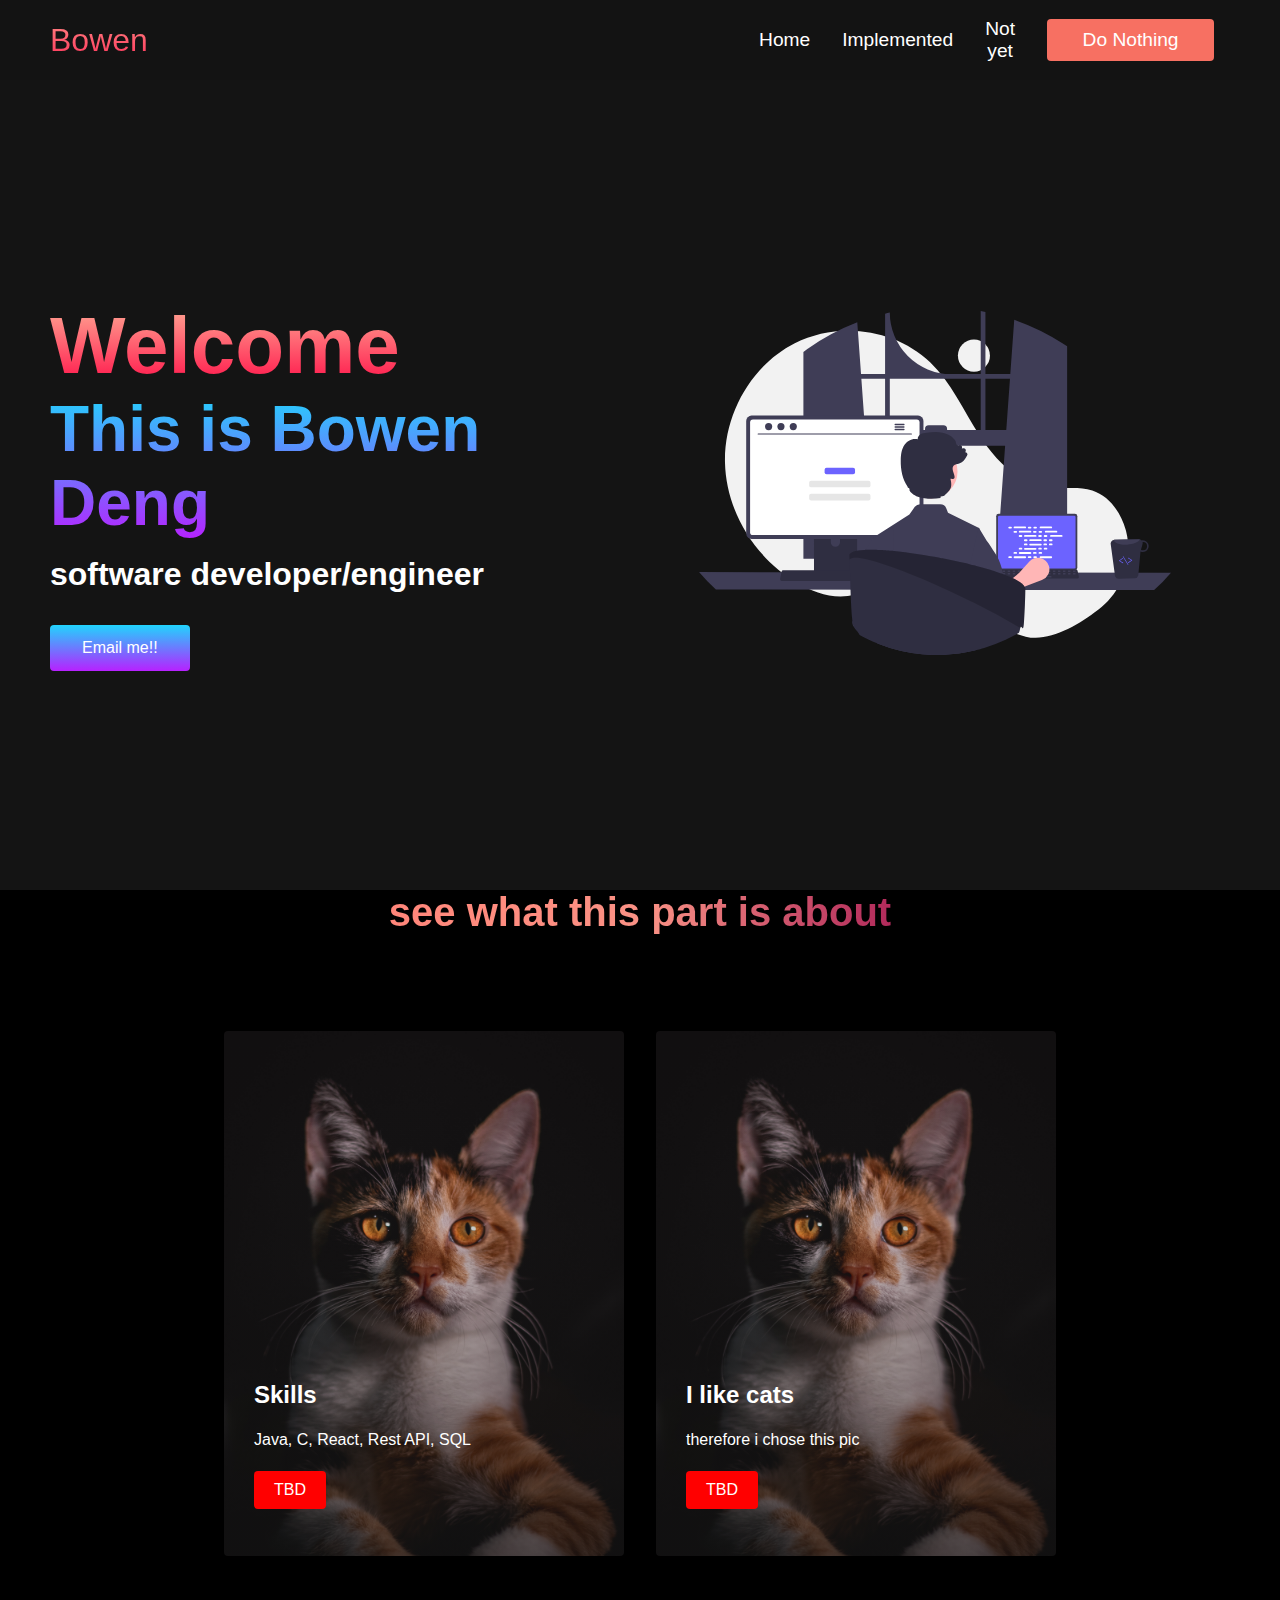
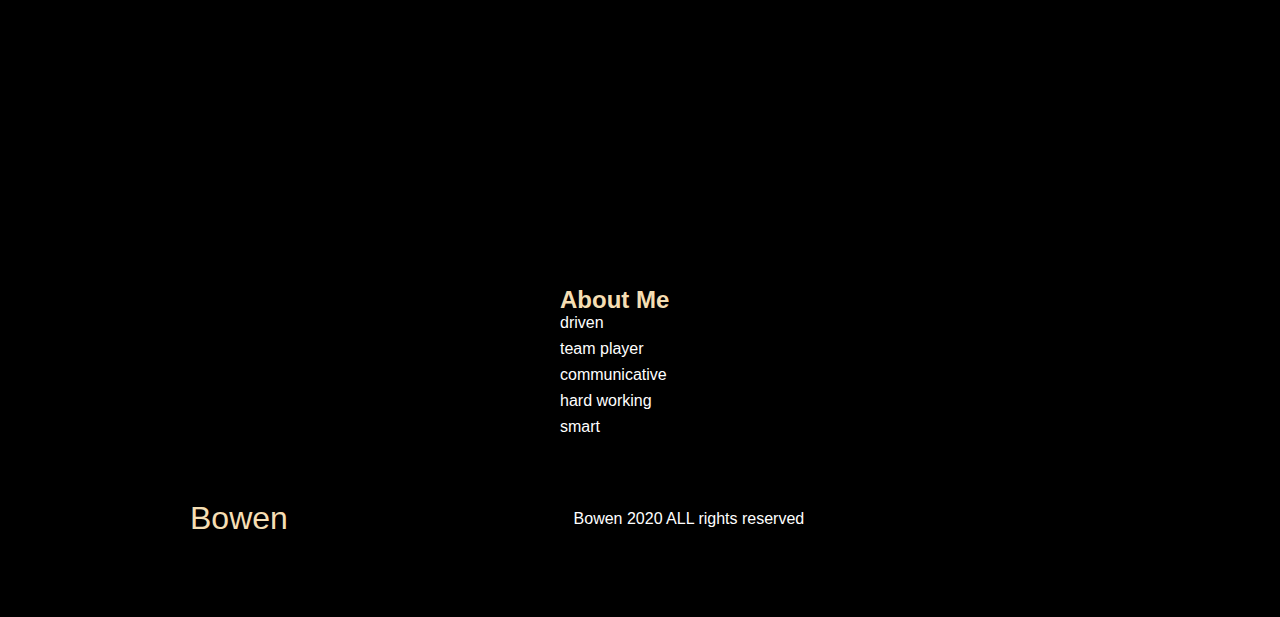
<file: index.html>
<!DOCTYPE html>
<html lang="en">
<head>
    <meta charset="UTF-8">
    <meta name="viewport" content="width=device-width, initial-scale=1.0">
    <title>Website</title>
    <link rel="stylesheet" href="styles.css">
</head>
<body>
    <nav class="navbar">
        <div class="navbar__container">
            <a href="/" id="navbar__logo">Bowen</a>
            <div class="navbar__toggle" id="mobile-menu">
                <span class="bar"></span>
                <span class="bar"></span>
                <span class="bar"></span>
            </div>
            <ul class="navbar__menu">
                <li class="navbar__item">
                    <a href="/" class="navbar__links">
                        Home
                    </a>
                </li>
                <li class="navbar__item">
                    <a href="/tech.html" class="navbar__links" id="bowen">
                        Implemented
                    </a>
                </li>
                <li class="navbar__item">
                    <a href="/" class="navbar__links" id="bowen2">
                        Not yet
                    </a>
                </li>
                <li class="navbar__btn">
                    <a href="/" class="button">
                        Do Nothing
                    </a>
                </li>
            </ul>
        </div>
    </nav>

<div class="main">
    <div class="main__container" >
        <div class="main__content">
            <h1>Welcome</h1>
            <h2>This is Bowen Deng</h2>
            <p>software developer/engineer</p>
            <button class="main__btn"><a href="#">Email me!!</a></button>
        </div>
        <div class="main__img--container">
            <img src="images/pic1.svg" alt="pic" id="main__img">
        </div>
    </div>
</div>


<div class="services">
    <h1>see what this part is about</h1>
    <div class="services__container">
        <div class="services__card">
            <h2>Skills</h2>
            <p>Java, C, React, Rest API, SQL</p>
            <button>TBD</button>
        </div>
        <div class="services__card">
            <h2>I like cats</h2>
            <p>therefore i chose this pic</p>
            <button>TBD</button>
        </div>
    </div>
</div>




<div class="footer__container">
    <div class="footer__links">
        <div class="footer__link--wrapper">
            <div class="footer__link--items">
                <h2>About Me</h2>
                <a href="/">driven</a>
                <a href="/">team player</a>
                <a href="/">communicative</a>
                <a href="/">hard working</a>
                <a href="/">smart</a>
            </div>
            <!-- <div class="footer__link--items">
                <h2>About us</h2>
                <a href="/">how </a>
                <a href="/">testi </a>
                <a href="/">careers </a>
                <a href="/">investimwents </a>
                <a href="/">services </a>
            </div> -->
        </div>
        <!-- <div class="footer__link--wrapper">
            <div class="footer__link--items">
                <h2>About us</h2>
                <a href="/">how </a>
                <a href="/">testi </a>
                <a href="/">careers </a>
                <a href="/">investimwents </a>
                <a href="/">services </a>
            </div>
            <div class="footer__link--items">
                <h2>About us</h2>
                <a href="/">how </a>
                <a href="/">testi </a>
                <a href="/">careers </a>
                <a href="/">investimwents </a>
                <a href="/">services </a>
            </div>
        </div> -->
    </div>
    <div class="social__media">
        <div class="social__media--wrap">
            <div class="footer__logo">
                <a href="/" id="footer__logo"><i class="fas faa-gem"></i>Bowen</a>
            </div>
            <p class="website__rights">Bowen 2020 ALL rights reserved</p>
            <div class="social__icons">
                <a href="/" class="social__icon--link" target="_blank">
                     <i class="fab fa-facebook"></i>
                </a>
                <a href="/" class="social__icon--link" target="_blank">
                    <i class="fab fa-facebook"></i>
                </a>
                <a href="/" class="social__icon--link" target="_blank">
                <i class="fab fa-facebook"></i>
                </a>
                <a href="/" class="social__icon--link" target="_blank">
            <i class="fab fa-facebook"></i>
                </a>
            </div>
        </div>
    </div>
</div>

<script src="app.js"></script>
</body>
</html>
</file>
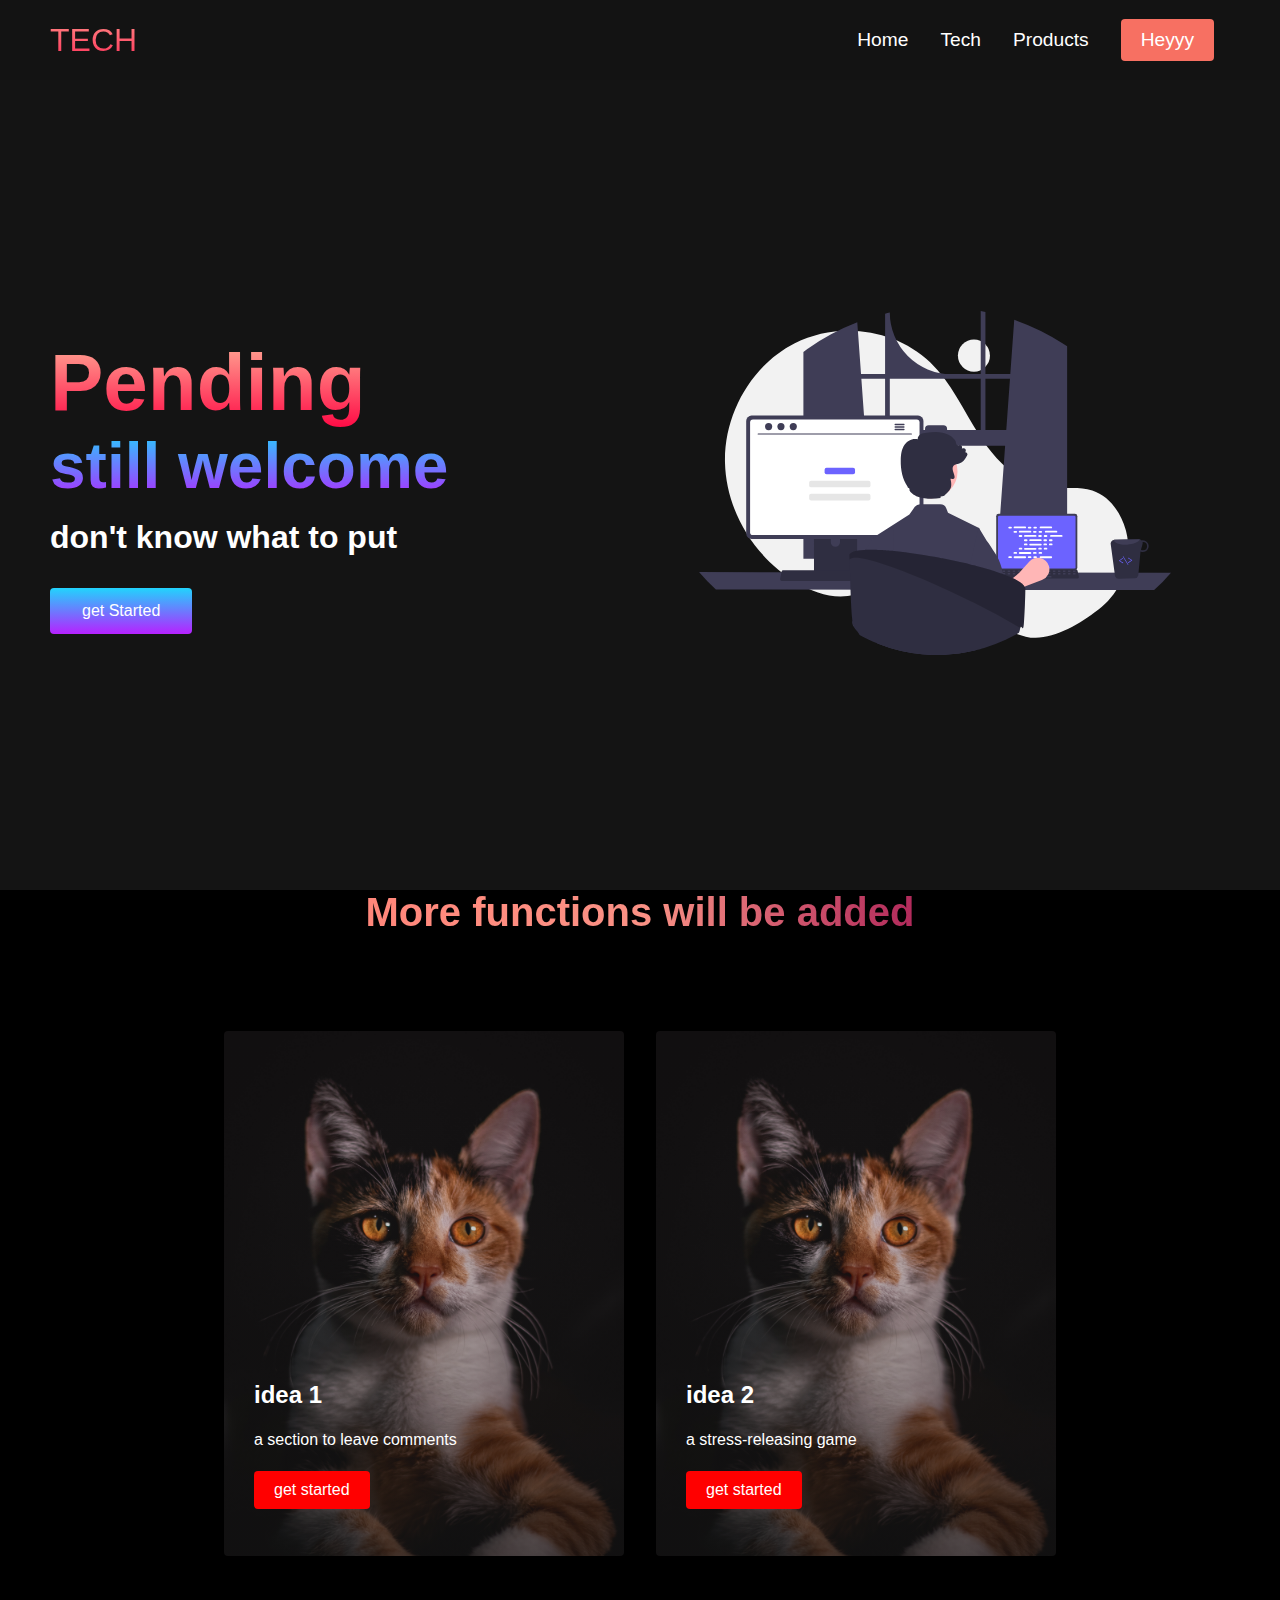
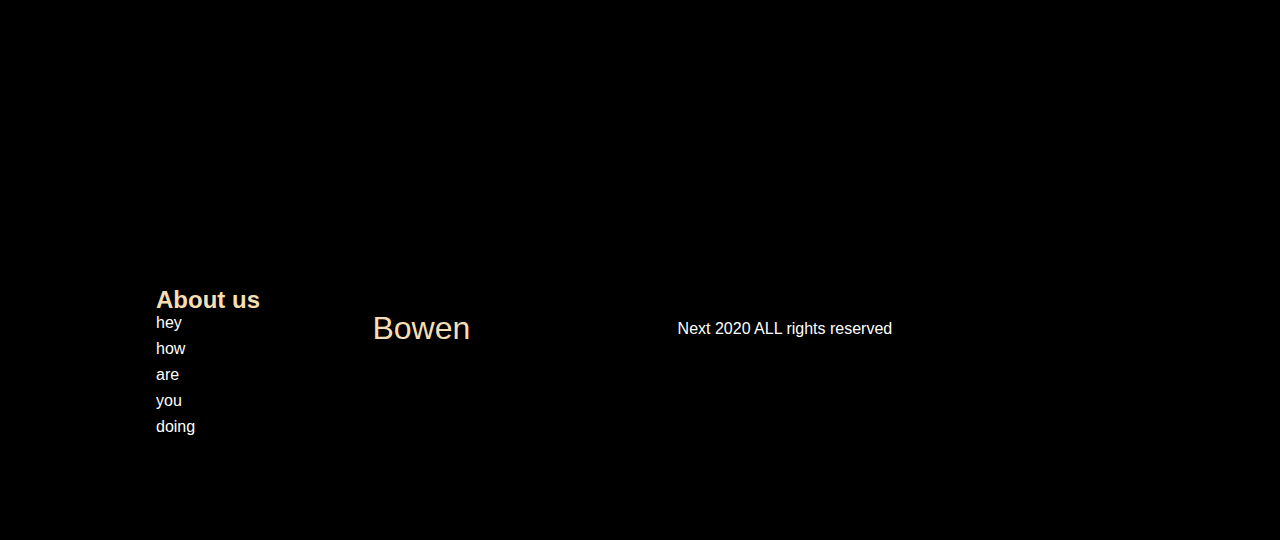
<file: tech.html>
<!DOCTYPE html>
<html lang="en">
<head>
    <meta charset="UTF-8">
    <meta name="viewport" content="width=device-width, initial-scale=1.0">
    <title>Website</title>
    <link rel="stylesheet" href="styles.css">
</head>
<body>
    <nav class="navbar">
        <div class="navbar__container">
            <a href="/" id="navbar__logo">TECH</a>
            <div class="navbar__toggle" id="mobile-menu">
                <span class="bar"></span>
                <span class="bar"></span>
                <span class="bar"></span>
            </div>
            <ul class="navbar__menu">
                <li class="navbar__item">
                    <a href="/" class="navbar__links">
                        Home
                    </a>
                </li>
                <li class="navbar__item">
                    <a href="/tech.html" class="navbar__links">
                        Tech
                    </a>
                </li>
                <li class="navbar__item">
                    <a href="/" class="navbar__links">
                        Products
                    </a>
                </li>
                <li class="navbar__btn">
                    <a href="/" class="button">
                        Heyyy
                    </a>
                </li>
            </ul>
        </div>
    </nav>

<div class="main">
    <div class="main__container" >
        <div class="main__content">
            <h1>Pending</h1>
            <h2>still welcome</h2>
            <p>don't know what to put</p>
            <button class="main__btn"><a href="#">get Started</a></button>
        </div>
        <div class="main__img--container">
            <img src="images/pic1.svg" alt="pic" id="main__img">
        </div>
    </div>
</div>


<div class="services">
    <h1>More functions will be added</h1>
    <div class="services__container">
        <div class="services__card">
            <h2>idea 1</h2>
            <p>a section to leave comments</p>
            <button>get started</button>
        </div>
        <div class="services__card">
            <h2>idea 2</h2>
            <p>a stress-releasing game</p>
            <button>get started</button>
        </div>
    </div>
</div>




<div class="footer__container">
    <div class="footer__links">
        <div class="footer__link--wrapper">
            <div class="footer__link--items">
                <h2>About us</h2>
                <a href="/">hey </a>
                <a href="/">how </a>
                <a href="/">are </a>
                <a href="/">you </a>
                <a href="/">doing </a>
            </div>
            <!-- <div class="footer__link--items">
                <h2>About us</h2>
                <a href="/">how </a>
                <a href="/">testi </a>
                <a href="/">careers </a>
                <a href="/">investimwents </a>
                <a href="/">services </a>
            </div> -->
        </div>
        <div class="footer__link--wrapper">
            <!-- <div class="footer__link--items">
                <h2>About us</h2>
                <a href="/">how </a>
                <a href="/">testi </a>
                <a href="/">careers </a>
                <a href="/">investimwents </a>
                <a href="/">services </a>
            </div>
            <div class="footer__link--items">
                <h2>About us</h2>
                <a href="/">how </a>
                <a href="/">testi </a>
                <a href="/">careers </a>
                <a href="/">investimwents </a>
                <a href="/">services </a>
            </div>
        </div> -->
    </div>
    <div class="social__media">
        <div class="social__media--wrap">
            <div class="footer__logo">
                <a href="/" id="footer__logo"><i class="fas faa-gem"></i>Bowen </a>
            </div>
            <p class="website__rights">Next 2020 ALL rights reserved</p>
            <div class="social__icons">
                <a href="/" class="social__icon--link" target="_blank">
                     <i class="fab fa-facebook"></i>
                </a>
                <a href="/" class="social__icon--link" target="_blank">
                    <i class="fab fa-facebook"></i>
                </a>
                <a href="/" class="social__icon--link" target="_blank">
                <i class="fab fa-facebook"></i>
                </a>
                <a href="/" class="social__icon--link" target="_blank">
            <i class="fab fa-facebook"></i>
                </a>
            </div>
        </div>
    </div>
</div>

<script src="app.js"></script>
</body>
</html>
</file>
<file: styles.css>
h1 {
    color:red;
}

* {
    box-sizing: border-box;
    margin:0;
    padding:0;
    font-family: 'Kumbh Sans', sans-serif;
}

.navbar {
    background: #131313;
    height: 80px;
    display: flex;
    justify-content: center;
    align-items: center;
    font-size: 1.2rem;
    position: sticky;
    top:0;
    z-index: 999;
}

.navbar__container {
    display: flex;
    justify-content: space-between;
    height: 80px;
    z-index: 1;
    width: 100%;
    max-width: 1300px;
    margin-right: auto;
    margin-left: auto;
    padding-left: 50px;
    padding-right: 50px;
}

#navbar__logo {
    background-color: #ff8177;
    background-image: linear-gradient(to top, #ff0844 0%, #ffb199 100%);
    background-size: 100%;
    -webkit-background-clip: text;
    -moz-background-clip: text;
    -webkit-text-fill-color: transparent;
    -moz-text-fill-color: transparent;
    display: flex;
    align-items:center;
    cursor:pointer;
    text-decoration: none;
    font-size: 2rem;;
}

.fa-gem {
    margin-right: 0.5rem;
}

.navbar__menu {
    display: flex;
    align-items: center;
    list-style: none;
    text-align: center;
}

.navbar__item {
    height: 80px;
}

.navbar__links {
    color:#fff;
    display: flex;
    align-items: center;
    justify-content: center;
    text-decoration: none;
    padding: 0 1rem;
    height: 100%;
}

.navbar__btn {
    display: flex;
    justify-content: center;
    align-items: center;
    padding: 0 1rem;
    width: 100%;
}

.button {
    display: flex;
    justify-content: center;
    align-items: center;
    text-decoration: none;
    padding: 10px 20px;
    height: 100%;
    width: 100%;
    border: none;
    outline: none;
    border-radius: 4px;
    background: #f77062;
    color: #fff;

}

.button:hover {
    background: #4837ff;
    transition: all 0.3s ease;
}

.navbar__links:hover {
    color: #f77062;
    transition: all 0.3s ease;
}

 @media screen and (max-width: 960px) { 
    .navbar__container {
        display: flex;
        justify-content: space-between;
        height: 80px;
        z-index: 1;
        width: 100%;
        max-width: 1300px;
        padding: 0;
    }

    .navbar__menu {
        display: grid;
        grid-template-columns: auto;
        margin: 0; 
        width: 100%;
        position: absolute;
        top: -1000px;
        opacity: 0;
        transition: all 0.5s ease;
        height: 50vh;
        z-index: -1;
        background: #131313;
        padding: 10px;
    }

    .navbar__menu.active {
        background: #131313;
        top:100%;
        opacity:1;
        transition: all 0.5s ease;
        z-index:99;
        height: 50vh;
        font-size: 1.6rem;

    }

    #navbar__logo {
        padding-left: 25px;
    }

    .navbar__toggle .bar {
        width: 25px;
        height: 3px;
        margin: 5px auto;
        transition: all 0.3s ease-in-out;
        background-color: #fff;

    }

    .navbar__item {
        width: 100%;
    }

    .navbar__links {
        text-align: center;
        padding: 2rem;
        width: 100%;
        display: table;

    }
    #mobile-menu {
        position: absolute;
        top: 20%;
        right: 5%;
        transform: translate(5%, 20%);
    }

    .navbar-btn {
        padding-bottom: 2rem;
    }

    .button {
        display: flex;
        justify-content: center;
        align-items: center;
        width: 88%;
        height: 80px;
        margin: 0;
    }

    .navbar__toggle .bar {
        display: block;
        cursor: pointer;
    }

    #mobile-menu.is-active .bar:nth-child(2) {
        opacity: 0;
    }

    #mobile-menu.is-active .bar:nth-child(1) {
        transform: translateY(8px) rotate(45deg);
    }

    #mobile-menu.is-active .bar:nth-child(3) {
        transform: translateY(-8px) rotate(-45deg);
    }
 }


 .main {
    background-color: #141414;
 }

 .main__container {
    display: grid;
    grid-template-columns: 1fr 1fr;
    align-items: center;
    justify-self: center;
    margin: 0 auto;
    height: 90vh;
    background-color: #141414;
    z-index: 1;
    width: 100%;
    max-width: 1300px;
    padding: 0 50px;
 }

.main__content h1 {
    font-size: 5rem;
    background-color: #ff8177;
    background-image: linear-gradient(to top, #ff0844 0%, #ffb199 100%);
    background-size: 100%;
    -webkit-background-clip: text;
    -moz-background-clip: text;
    -webkit-text-fill-color: transparent;
    -moz-text-fill-color:transparent;
}

.main__content h2 {
    font-size: 4rem;
    background-color: #ff8177;
    background-image: linear-gradient(to top, #b721ff 0%, #21d4fd 100%);
    background-size: 100%;
    -webkit-background-clip: text;
    -moz-background-clip: text;
    -webkit-text-fill-color: transparent;
    -moz-text-fill-color:transparent;
}

.main__content p {
    margin-top: 1rem;
    font-size: 2rem;
    font-weight: 700;
    color: white;
}

.main__btn {
    font-size: 1rem;
    background-image: linear-gradient(to top, #b721ff 0%, #21d4fd 100%);
    padding: 14px 32px;
    border: none;
    border-radius: 4px;
    color:white;
    margin-top:2rem;
    cursor: pointer;
    position: relative;
    transition: all 0.35s;
    outline:none;
}

.main__btn a {
    position: relative;
    z-index: 2;
    color: white;
    text-decoration: none;
}

.main__btn:after {
    position: absolute;
    content: '';
    top:0;
    left:0;
    width: 0;
    height: 100%;
    background: #4837ff;
    transition: all 0.35s;
    border-radius: 4px;
}

.main__btn:hover {
    color: white;
}

.main__btn:hover::after {
    width: 100%;
}

.main__img--container {
    text-align: center;
}

#main__img {
    height: 80%;
    width: 80%;
}



@media screen and (max-width: 768px) {
    .main__container {
        display: grid;
        grid-template-columns: auto;
        align-items: center;
        justify-self: center;
        width: 100%;
        margin: 0 auto;
        height: 90vh;
    }

    .main__content {
        text-align: center;
        margin-bottom: 4rem;
    }

    .main__content h1 {
        font-size: 2.5rem;
        margin-top: 2rem;
    }

    .main__content h2 {
        font-size: 3rem;
    }

    .main__content p {
         margin-top: 1rem;
         font-size: 1.5rem;
    }

}

@media screen and (max-width: 480px) {
    .main__content h1 {
        font-size: 2rem;
        margin-top: 3rem;
    }

    .main__content h2 {
        font-size: 2rem;
    }

    .main__content p {
         margin-top: 2rem;
         font-size: 1.5rem;
    }

    .main__btn {
        padding: 12px 36px;
        margin: 2.5rem 0;
    }
}


.services {
    background: black;
    display: flex;
    flex-direction: column;
    align-items: center;
    height: 100vh;
}

.services h1 {
    background-color: #f77062;
    background-image: linear-gradient(to right, #ff8177 0%, #ff867a 0%, #ff8c7f 21%, #f99185 52%, #cf556c 78%, #b12a5b 100%);
    background-size: 100%;
    margin-bottom: 5rem;
    font-size: 2.5rem;
    -webkit-background-clip: text;
    -moz-background-clip: text;
    -webkit-text-fill-color: transparent;
    -moz-text-fill-color:transparent;
}

.services__container {
    display: flex;
    justify-content: center;
    flex-wrap: wrap;

}

.services__card {
    margin: 1rem;
    height: 525px;
    width: 400px;
    border-radius: 4px;
    background-image: linear-gradient(to bottom, rgba(0,0,0,0) 0%, rgba(17,17,17,0.6) 100%), url('/images/pic2.jpg');
    background-size: cover;
    position: relative;
    color:white;
}

.services__card:nth-child(2) {
    background-image: linear-gradient(to bottom, rgba(0,0,0,0) 0%, rgba(17,17,17,0.6) 100%), url('/images/pic2.jpg');
}

.services h2 {
    position:absolute;
    top: 350px;
    left: 30px;
}

.services__card p {
    position:absolute;
    top: 400px;
    left: 30px;
}

.services__card button {
    color: white;
    padding: 10px 20px;
    border:none;
    outline: none;
    border-radius: 4px;
    background: red;
    position: absolute;
    top: 440px;
    left: 30px;
    font-size: 1rem;
    cursor: pointer;
}

.services__card:hover {
    transform: scale(1.075);
    transition: 0.2s ease-in;
    cursor: pointer;
}

@media screen and (max-width:960px) {
    .services {
        height: 1600px;
    }

    .services h1 {
        font-size: 2rem;
        margin-top: 12rem;
    }
}


@media screen and (max-width:480px) {
    .services {
        height: 1400px;
    }
    .services h1 {
        font-size: 1.2rem;
    }

    .services__card {
        width: 300px;
    }
}

.footer__container {
    background-color: black;
    padding: 5rem 0;
    display: flex;
    flex-direction: column;
    justify-content: center;
    align-items: center;
}

#footer__logo {
    color:wheat;
    display: flex;
    align-items: center;
    cursor: pointer;
    text-decoration: none;
    font-size: 2rem;
}

.footer__links {
    width: 100%;
    max-width: 1000px;
    display: flex;
    justify-content: center;
}

.footer__link--wrapper {
    display: flex;
}

.footer__link--items {
    display: flex;
    flex-direction: column;
    align-items: flex-start;
    margin: 16px;
    text-align: left;
    width: 160px;
    box-sizing: border-box;
}

.footer__link-items h2  {
    margin-bottom: 16px;
}


.footer__link--items > h2 {
    color: wheat;
}

.footer__link--items a {
    color: white;
    text-decoration: none;
    margin-bottom: 0.5rem;
}

.footer__link--items a:hover {
    color: #e9e9e9;
    transition: 0.3s ease-out;
}

.social__icon--link {
    color: white;
    font-size: 24px;
}

.social__media {
    max-width: 1000px;
    width: 100%
}

.social__media--wrap {
    display: flex;
    justify-content: space-between;
    align-items: center;
    width: 90%;
    max-width: 1000px;
    margin: 40px auto 0 auto;

}

.social__icon {
    display: flex;
    justify-content: space-between;
    align-items: center;
    width: 240px;
}

.social__logo {
    color: white;
    justify-content: flex-start;
    margin-left: 20px;
    cursor: pointer;
    text-decoration: none;
    font-size: 2rem;
    display: flex;
    align-items:center;
    margin-bottom:16px;
}

.website__rights {
    color: white;
}

@media screen and (max-width: 820px) {
    .footer__links {
        padding-top: 2rem;
    }

    #footer__logo {
        margin-bottom: 2rem;
    }

    .website__rights {
        margin-bottom: 2rem;
    }

    .footer__link--wrapper {
        flex-direction: column;
    }

    .social__media--wrap {
        flex-direction: column;
    }
}

@media screen and (max-width: 480px) {
    .footer__link--items {
        margin:0;
        padding: 10px;
        width:100%;
    }
}
</file>
